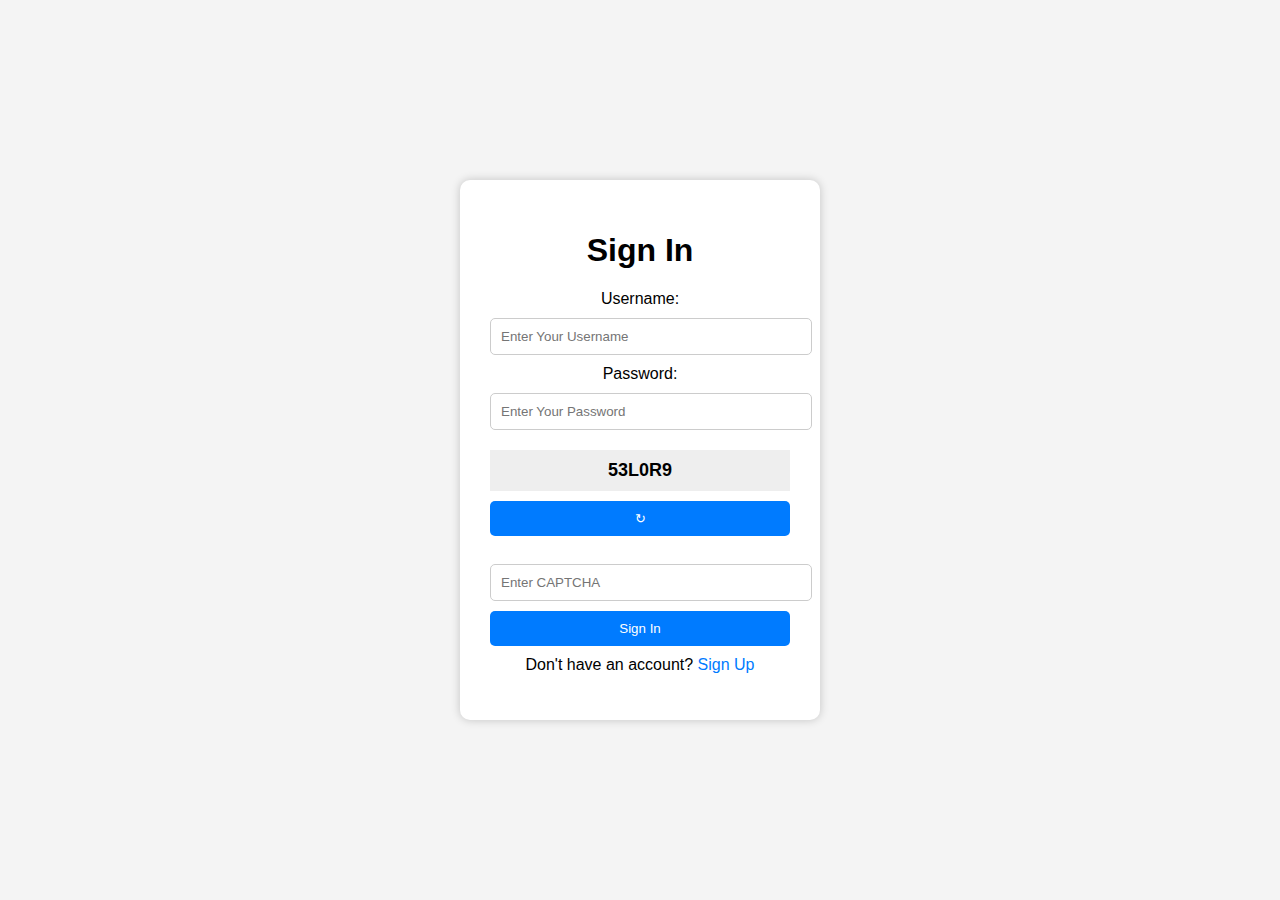
<file: NGO_LOGIN_PAGE.html>
<!DOCTYPE html>
<html lang="en">
<head>
    <meta charset="UTF-8">
    <meta name="viewport" content="width=device-width, initial-scale=1.0">
    <title>NGO Sign-In & Sign-Up</title>
    <link rel="stylesheet" href="NGO_LOGIN.css">
</head>
<body>
    <div class="container">
        <h1 id="form-title">Sign In</h1>
        <form id="sign-in-form">
            <label>Username:</label>
            <input type="text" placeholder="Enter Your Username" required>
            <label>Password:</label>
            <input type="password" placeholder="Enter Your Password" required>
            <div class="captcha-box" id="captcha"></div>
                <button onclick="generateCaptcha()">↻</button>
                <br><br>
                <input type="text" id="captcha-input" placeholder="Enter CAPTCHA">
                <!-- <button type="submit">Sign In</button> -->
                <button type="submit" onclick="redirectToNGOProfile(event)">Sign In</button>
                <p>Don't have an account? <a href="#" onclick="toggleForm()">Sign Up</a></p>
        </form>
        <form id="sign-up-form" style="display: none;">
            <label>Name of Organisation:</label>
            <input type="text" placeholder="Enter Name of Organisation" required>
            <label>Email:</label>
            <input type="email" placeholder="Enter Your Email" required>
            <label>City: </label>
            <input type="text" placeholder="Enter the City of Location" required>

            <label>Password:</label>
            <input type="password" placeholder="Create a Password" required>
            <!-- <div class="captcha-box" id="captcha"></div> -->
                <!-- <button onclick="generateCaptcha()">↻</button> -->
                <br><br>
                <!-- <input type="text" id="captcha-input" placeholder="Enter CAPTCHA"> -->
                <!-- <button type="submit">Sign Up</button>     -->
                <button type="submit" onclick="redirectToNGOProfile(event)">Sign In</button>
                <p>Already have an account? <a href="#" onclick="toggleForm()">Sign In</a></p>
        </form>
    </div>
    <script>
        function toggleForm() {
            let signInForm = document.getElementById("sign-in-form");
            let signUpForm = document.getElementById("sign-up-form");
            let formTitle = document.getElementById("form-title");

            if (signInForm.style.display === "none") {
                signInForm.style.display = "block";
                signUpForm.style.display = "none";
                formTitle.textContent = "Sign In";
            } else {
                signInForm.style.display = "none";
                signUpForm.style.display = "block";
                formTitle.textContent = "Sign Up";
            }
        }

        let captchaCode = ""

        function generateCaptcha() {
            captchaCode = Math.random().toString(36).substring(2, 8).toUpperCase();
            document.getElementById("captcha").textContent = captchaCode;
        }

        // function generateCaptcha(targetId) {
        //     let captchaCode = Math.random().toString(36).substring(2, 8).toUpperCase();
        //     document.getElementById(targetId).textContent = captchaCode;
        // }

        window.onload = function () {
            generateCaptcha("sign-in-captcha");
            generateCaptcha("sign-up-captcha");
        };

        window.onload = function () {
            generateCaptcha("sign-in-captcha");
            generateCaptcha("sign-up-captcha");
        };

        function redirectToNGOProfile(event) {
            event.preventDefault(); // Prevent form submission
            window.location.href = "NGO-profile.html"; // Redirect to NGO profile page
        }

</script>
</body>
</html>
</file>
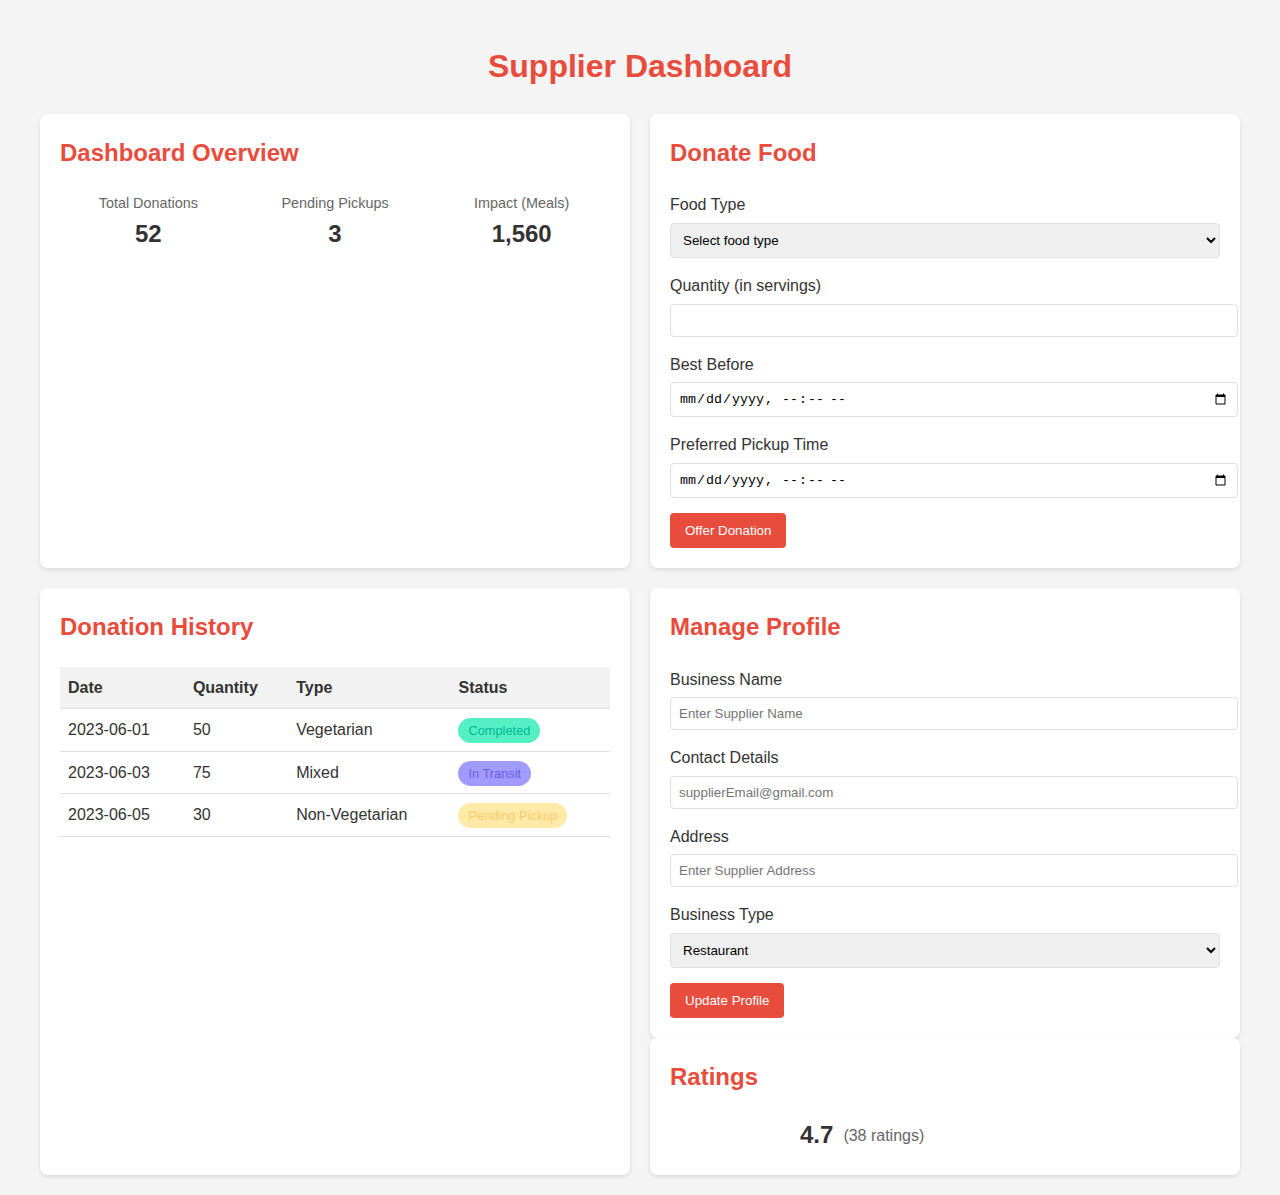
<file: supplier-profile.html>
<!DOCTYPE html>
<html lang="en">
<head>
    <meta charset="UTF-8">
    <meta name="viewport" content="width=device-width, initial-scale=1.0">
    <title>Supplier Profile - Aahar Seva</title>
    <link rel="stylesheet" href="supplier-profile.css">
</head>
<body>
    <div class="container">
        <h1>Supplier Dashboard</h1>
        <div class="dashboard-grid">
            <div class="card dashboard-overview">
                <h2>Dashboard Overview</h2>
                <dl>
                    <div>
                        <dt>Total Donations</dt>
                        <dd>52</dd>
                    </div>
                    <div>
                        <dt>Pending Pickups</dt>
                        <dd>3</dd>
                    </div>
                    <div>
                        <dt>Impact (Meals)</dt>
                        <dd>1,560</dd>
                    </div>
                </dl>
            </div>

            <div class="card donate-food">
                <h2>Donate Food</h2>
                <form>
                    <div class="form-group">
                        <label for="foodType">Food Type</label>
                        <select id="foodType" required>
                            <option value="">Select food type</option>
                            <option value="veg">Vegetarian</option>
                            <option value="non-veg">Non-Vegetarian</option>
                            <option value="mixed">Mixed</option>
                        </select>
                    </div>
                    <div class="form-group">
                        <label for="quantity">Quantity (in servings)</label>
                        <input type="number" id="quantity" required>
                    </div>
                    <div class="form-group">
                        <label for="expiryTime">Best Before</label>
                        <input type="datetime-local" id="expiryTime" required>
                    </div>
                    <div class="form-group">
                        <label for="pickupTime">Preferred Pickup Time</label>
                        <input type="datetime-local" id="pickupTime" required>
                    </div>
                    <button type="submit">Offer Donation</button>
                </form>
            </div>

            <div class="card donation-history">
                <h2>Donation History</h2>
                <table>
                    <thead>
                        <tr>
                            <th>Date</th>
                            <th>Quantity</th>
                            <th>Type</th>
                            <th>Status</th>
                        </tr>
                    </thead>
                    <tbody>
                        <tr>
                            <td>2023-06-01</td>
                            <td>50</td>
                            <td>Vegetarian</td>
                            <td><span class="badge completed">Completed</span></td>
                        </tr>
                        <tr>
                            <td>2023-06-03</td>
                            <td>75</td>
                            <td>Mixed</td>
                            <td><span class="badge in-transit">In Transit</span></td>
                        </tr>
                        <tr>
                            <td>2023-06-05</td>
                            <td>30</td>
                            <td>Non-Vegetarian</td>
                            <td><span class="badge pending">Pending Pickup</span></td>
                        </tr>
                    </tbody>
                </table>
            </div>

            <div class="card-container">
                <div class="card manage-profile">
                    <h2>Manage Profile</h2>
                    <form>
                        <div class="form-group">
                            <label for="name">Business Name</label>
                            <input type="text" id="name" placeholder="Enter Supplier Name" required>
                        </div>
                        <div class="form-group">
                            <label for="contact">Contact Details</label>
                            <input type="email" id="contact" placeholder="supplierEmail@gmail.com" required>
                        </div>
                        <div class="form-group">
                            <label for="address">Address</label>
                            <input type="text" id="address" placeholder="Enter Supplier Address" required>
                        </div>
                        <div class="form-group">
                            <label for="businessType">Business Type</label>
                            <select id="businessType" required>
                                <option value="restaurant">Restaurant</option>
                                <option value="hotel">Hotel</option>
                                <option value="caterer">Caterer</option>
                                <option value="other">Other</option>
                            </select>
                        </div>
                        <button type="submit">Update Profile</button>
                    </form>
                </div>

                <div class="card ratings">
                    <h2>Ratings</h2>
                    <div class="rating-container">
                        <div class="stars">
                            <i data-lucide="star" class="star filled"></i>
                            <i data-lucide="star" class="star filled"></i>
                            <i data-lucide="star" class="star filled"></i>
                            <i data-lucide="star" class="star filled"></i>
                            <i data-lucide="star" class="star half-filled"></i>
                        </div>
                        <span class="rating-value">4.7</span>
                        <span class="rating-count">(38 ratings)</span>
                    </div>
                </div>
            </div>
        </div>
    </div>
    <script>
        lucide.createIcons();
    </script>
</body>
</html>
</file>
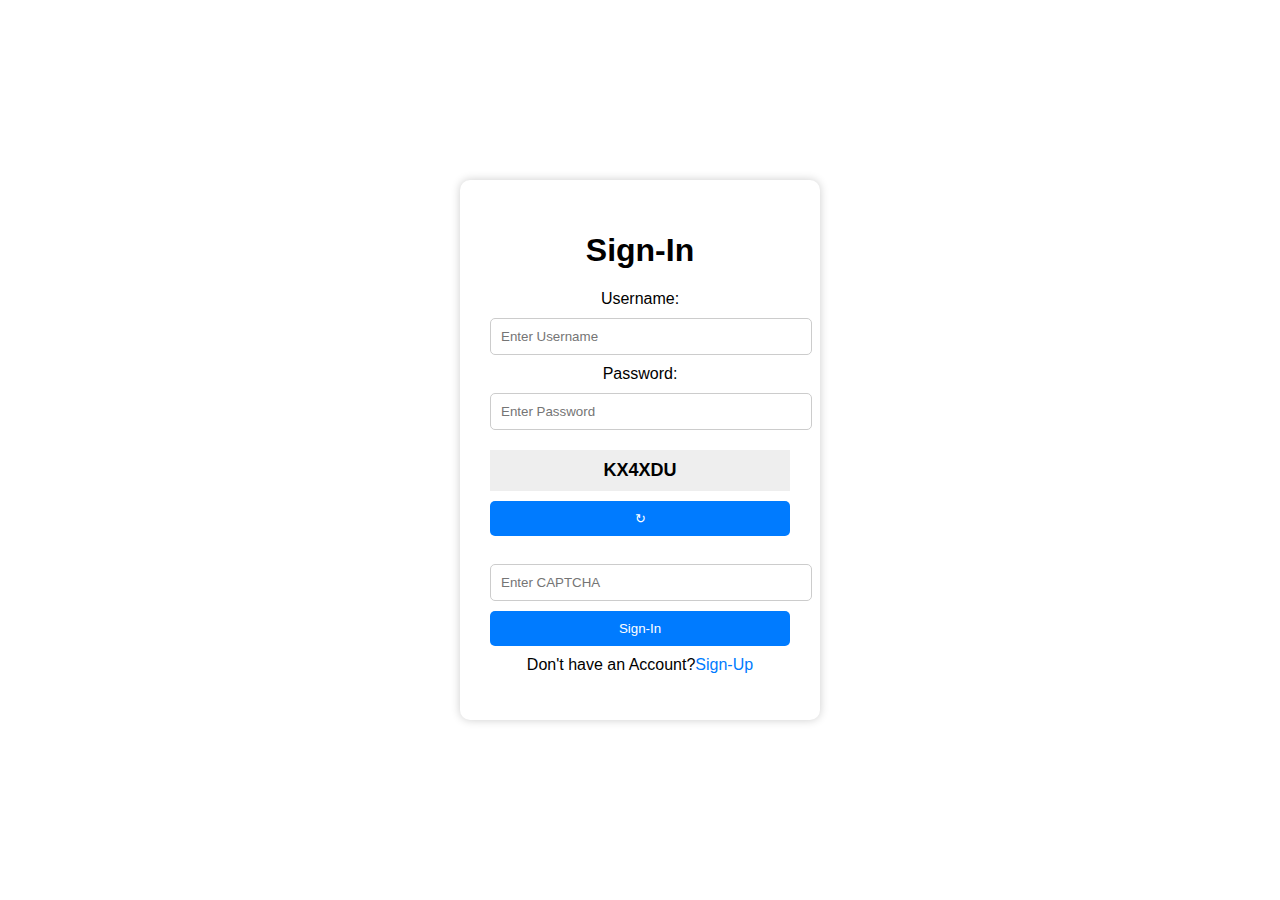
<file: Supplier_Login.html>
<!DOCTYPE html>
<html lang="en">
<head>
    <meta charset="UTF-8">
    <meta name="viewport" content="width=device-width, initial-scale=1.0">
    <title>Supplier Sign-up and Sign-in</title>
    <link rel="stylesheet" href="Supplier_login.css">
</head>
<body>
    <div class="container">
        <h1 id="form-title">Sign-In</h1>
        <form id="sign-in-form">
            <label>Username: </label>
            <input type="text" placeholder="Enter Username" required>
            <label>Password: </label>
            <input type="password" placeholder="Enter Password" required>
            <div class="captcha-box" id="captcha"></div>
                <button onclick="generateCaptcha()">↻</button>
                <br><br>
                <input type="text" id="captcha-input" placeholder="Enter CAPTCHA" required>
                <!-- <button type="submit">Sign-In</button> -->
                <button type="submit" onclick="redirectToProfile(event)">Sign-In</button>
                <p>Don't have an Account?<a href="#" onclick="toggleForm()">Sign-Up</a></p>
            
        </form>
        <form id="sign-up-form" style="display: none;">
            <label>Name of the Organisation: </label>
            <input type="text" placeholder="Enter the Name of Organisation" required>
            <label>Email-Id: </label>
            <input type="email" placeholder="Enter your Email-Id" required>
            <label>City: </label>
            <input type="text" placeholder="Enter the City of Location" required>
            <label>Create Password: </label>
            <input type="password" placeholder="Password" required>
            <!-- <div class="captcha-box" id="captcha"></div> -->
            <!-- <button onclick="generateCaptcha()">↻</button> -->
            <br><br>
            <!-- <input type="text" placeholder="Enter CAPTCHA" required> -->
            <!-- <button type="submit">Sign-Up</button> -->
            <button type="submit" onclick="redirectToProfile(event)">Sign-In</button>
            <p>Already have an account?<a href="#" onclick="toggleForm()">Sign-Up</a></p>
        </form>
    </div>
    <script>
        function toggleForm() {
            let signInForm = document.getElementById("sign-in-form");
            let signUpForm = document.getElementById("sign-up-form");
            let formTitle = document.getElementById("form-title");

            if (signInForm.style.display === "none") {
                signInForm.style.display = "block";
                signUpForm.style.display = "none";
                formTitle.textContent = "Sign In";
            } else {
                signInForm.style.display = "none";
                signUpForm.style.display = "block";
                formTitle.textContent = "Sign Up";
            }
        }
        let captchaCode = ""
        function generateCaptcha() {
            captchaCode = Math.random().toString(36).substring(2, 8).toUpperCase();
            document.getElementById("captcha").textContent = captchaCode;
        }
        window.onload = function () {
            generateCaptcha("sign-in-captcha");
            generateCaptcha("sign-up-captcha");
        };

        function redirectToProfile(event) {
            event.preventDefault();
            window.location.href = "supplier-profile.html";
        }

    </script>
</body>
</html>
</file>
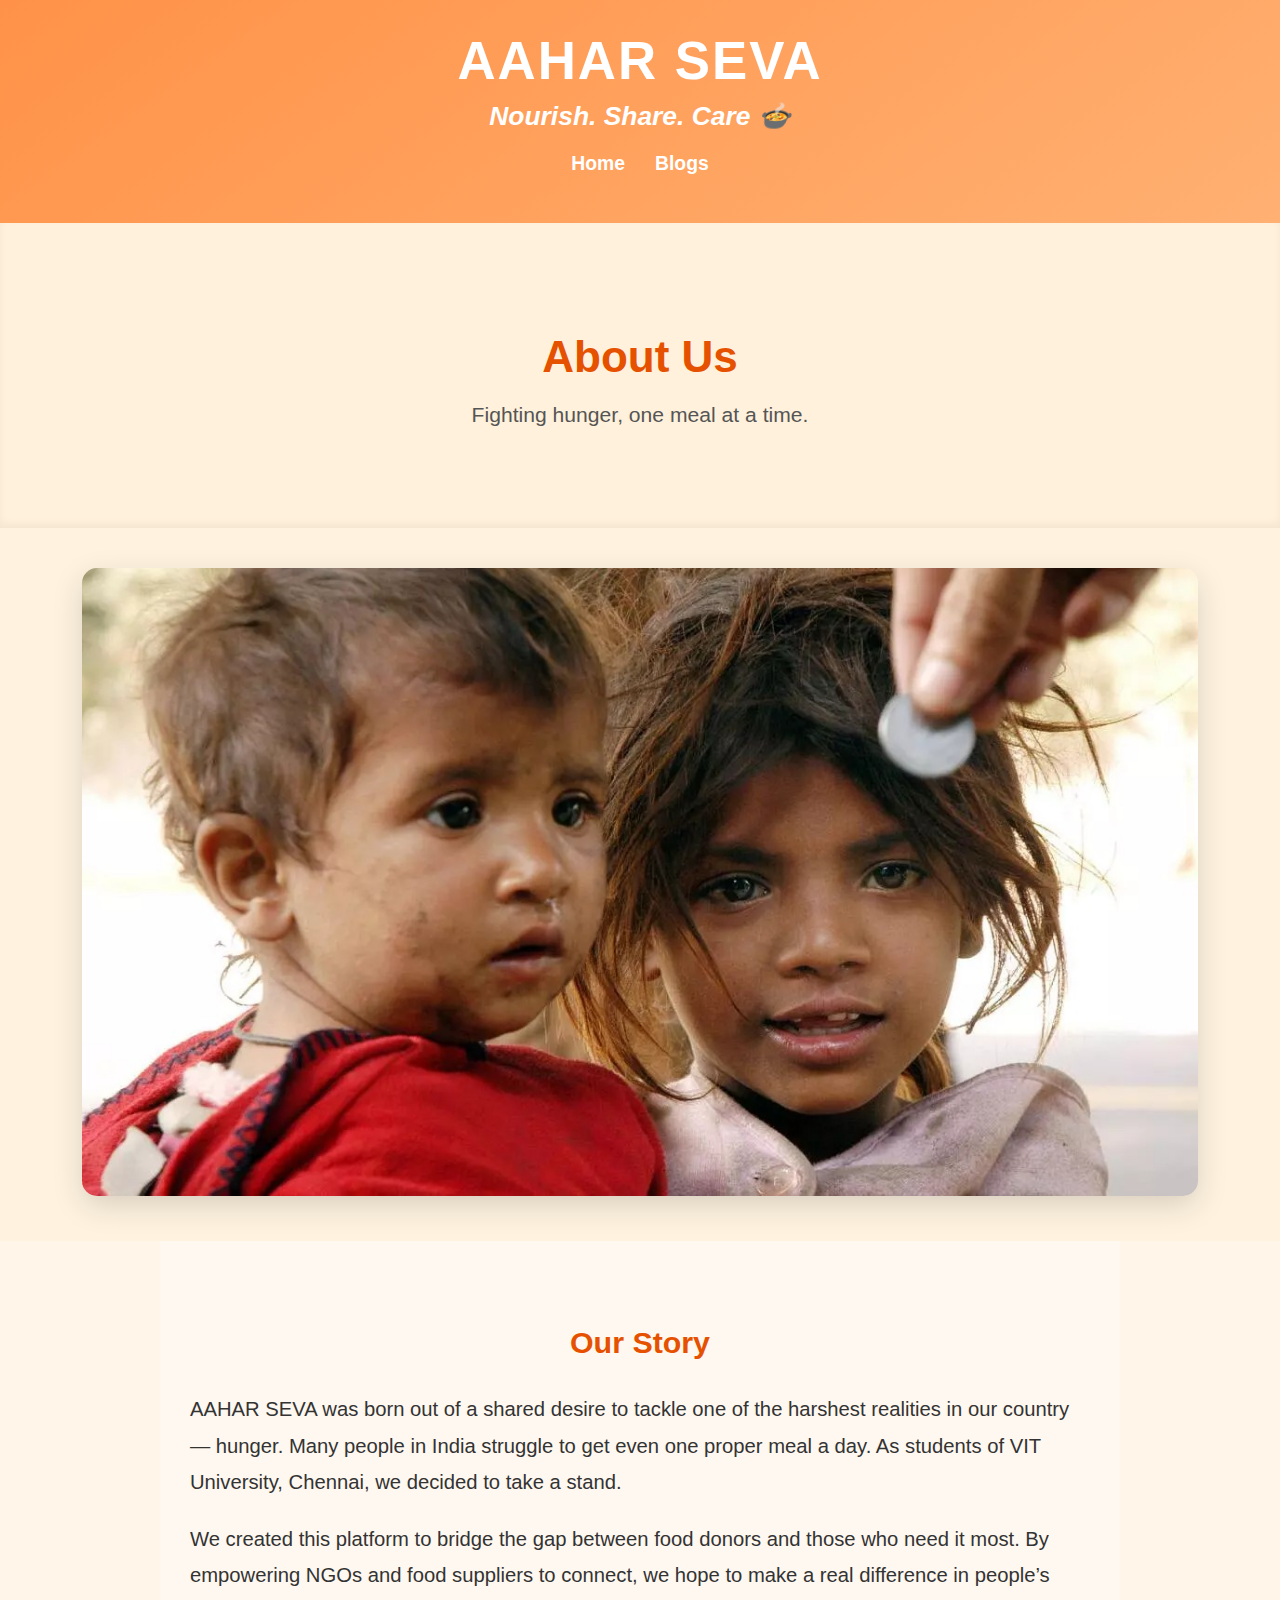
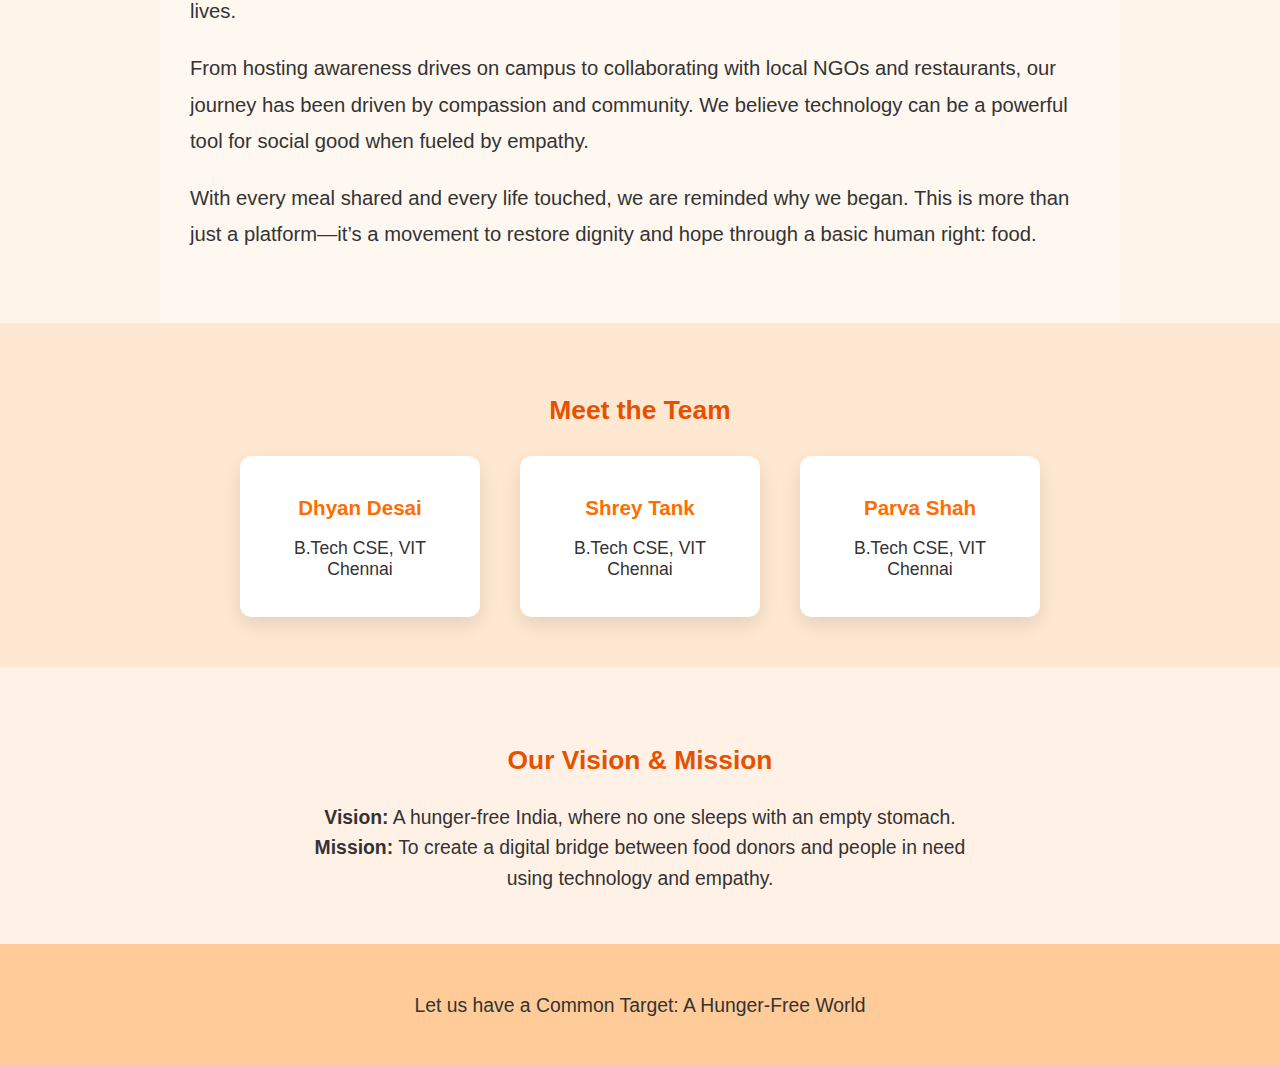
<file: pages/aboutUs.html>
<!DOCTYPE html>
<html lang="en">
<head>
    <meta charset="UTF-8">
    <meta name="viewport" content="width=device-width, initial-scale=1.0">
    <title>About Us - AAHAR SEVA</title>
    <link rel="stylesheet" href="../stylesheets/aboutUs.css">
</head>

<body>
    <header>
        <h1>AAHAR SEVA</h1>
        <h2>Nourish. Share. Care 🍲</h2>
        <nav>
            <ul>
                <li><a href="index.html">Home</a></li>
                <li><a href="https://feedly.com/i/top/social-issues-blogs">Blogs</a></li>
            </ul>
        </nav>
    </header>

    <section class="about-hero">
        <h1>About Us</h1>
        <p>Fighting hunger, one meal at a time.</p>
    </section>

    <section class="about-image">
        <img src="../image.jpeg" alt="Hungry children in need">
    </section>

    <section class="story">
        <h2>Our Story</h2>
        <p>AAHAR SEVA was born out of a shared desire to tackle one of the harshest realities in our country — hunger. Many people in India struggle to get even one proper meal a day. As students of VIT University, Chennai, we decided to take a stand.</p>
        <p>We created this platform to bridge the gap between food donors and those who need it most. By empowering NGOs and food suppliers to connect, we hope to make a real difference in people’s lives.</p>
        <p>From hosting awareness drives on campus to collaborating with local NGOs and restaurants, our journey has been driven by compassion and community. We believe technology can be a powerful tool for social good when fueled by empathy.</p>
        <p>With every meal shared and every life touched, we are reminded why we began. This is more than just a platform—it’s a movement to restore dignity and hope through a basic human right: food.</p>
    </section>

    <section class="team">
        <h2>Meet the Team</h2>
        <div class="team-grid">
            <div class="member" onclick="window.open('https://github.com/dhyan7115', '_blank');">
                <h3>Dhyan Desai</h3>
                <p>B.Tech CSE, VIT Chennai</p>
            </div>
            <div class="member" onclick="window.open('https://github.com/TheProgrammer400', '_blank');">
                <h3>Shrey Tank</h3>
                <p>B.Tech CSE, VIT Chennai</p>
            </div>            
            <div class="member" onclick="window.open('https://github.com/Parvashah09', '_blank');">
                <h3>Parva Shah</h3>
                <p>B.Tech CSE, VIT Chennai</p>
            </div>
        </div>
    </section>

    <section class="vision">
        <h2>Our Vision & Mission</h2>
        <p><strong>Vision:</strong> A hunger-free India, where no one sleeps with an empty stomach.</p>
        <p><strong>Mission:</strong> To create a digital bridge between food donors and people in need using technology and empathy.</p>
    </section>

    <footer>
        <p>Let us have a Common Target: A Hunger-Free World</p>
    </footer>
</body>
</html>
</file>
<file: NGO_LOGIN.css>
body {
    font-family: Arial, sans-serif;
    background-color: #f4f4f4;
    display: flex;
    justify-content: center;
    align-items: center;
    height: 100vh;
    margin: 0;
}
.container {
    background: white;
    padding: 30px;
    border-radius: 10px;
    box-shadow: 0 0 10px rgba(0, 0, 0, 0.2);
    width: 300px;
    text-align: center;
}
input {
    width: 100%;
    padding: 10px;
    margin: 10px 0;
    border: 1px solid #ccc;
    border-radius: 5px;
}
button {
    width: 100%;
    padding: 10px;
    background-color: #007BFF;
    color: white;
    border: none;
    border-radius: 5px;
    cursor: pointer;
}
button:hover {
    background-color: #0056b3;
}
.captcha-box {
    display: flex;
    justify-content: center;
    align-items: center;
    margin: 10px 0;
    background: #eee;
    padding: 10px;
    font-size: 18px;
    font-weight: bold;
}
.captcha-box span {
    margin-right: 10px;
}
p {
    margin-top: 10px;
}
a {
    color: #007BFF;
    text-decoration: none;
}
a:hover {
    text-decoration: underline;
}
</file>
<file: supplier-profile.css>
:root {
    --primary-color: #e74c3c;
    --secondary-color: #f39c12;
    --background-color: #f4f4f4;
    --card-background: #ffffff;
    --text-color: #333333;
    --border-color: #e0e0e0;
}

body {
  font-family: Arial, sans-serif;
  line-height: 1.6;
  color: var(--text-color);
  background-color: var(--background-color);
  margin: 0;
  padding: 0;
}

.container {
  max-width: 1200px;
  margin: 0 auto;
  padding: 20px;
}

h1 {
  text-align: center;
  color: var(--primary-color);
}

.dashboard-grid {
  display: grid;
  grid-template-columns: 1fr;
  gap: 20px;
}

@media (min-width: 768px) {
  .dashboard-grid {
    grid-template-columns: repeat(2, 1fr);
  }
}

.card {
  background-color: var(--card-background);
  border-radius: 8px;
  box-shadow: 0 2px 4px rgba(0, 0, 0, 0.1);
  padding: 20px;
}

.card h2 {
  margin-top: 0;
  color: var(--primary-color);
}

/* Dashboard Overview */
.dashboard-overview dl {
  display: grid;
  grid-template-columns: repeat(3, 1fr);
  gap: 10px;
  text-align: center;
}

.dashboard-overview dt {
  font-size: 0.9em;
  color: #666;
}

.dashboard-overview dd {
  font-size: 1.5em;
  font-weight: bold;
  margin: 0;
}

/* Forms */
.form-group {
  margin-bottom: 15px;
}

label {
  display: block;
  margin-bottom: 5px;
}

input,
select,
textarea {
  width: 100%;
  padding: 8px;
  border: 1px solid var(--border-color);
  border-radius: 4px;
}

button {
  background-color: var(--primary-color);
  color: white;
  padding: 10px 15px;
  border: none;
  border-radius: 4px;
  cursor: pointer;
}

button:hover {
  background-color: #c0392b;
}

/* Donation History */
table {
  width: 100%;
  border-collapse: collapse;
}

th,
td {
  text-align: left;
  padding: 8px;
  border-bottom: 1px solid var(--border-color);
}

th {
  background-color: #f2f2f2;
}

.badge {
  padding: 5px 10px;
  border-radius: 20px;
  font-size: 0.8em;
}

.completed {
  background-color: #55efc4;
  color: #00b894;
}
.in-transit {
  background-color: #a29bfe;
  color: #6c5ce7;
}
.pending {
  background-color: #ffeaa7;
  color: #fdcb6e;
}

/* Ratings */
.rating-container {
  display: flex;
  align-items: center;
  gap: 10px;
}

.stars {
  display: flex;
}

.star {
  width: 24px;
  height: 24px;
  color: #f1c40f;
}

.star.filled {
  fill: #f1c40f;
}

.star.half-filled {
  fill: url(#half-filled-star);
}

.rating-value {
  font-size: 1.5em;
  font-weight: bold;
}

.rating-count {
  color: #666;
}

/* Responsive adjustments */
@media (max-width: 768px) {
  .dashboard-overview dl {
    grid-template-columns: 1fr;
  }

  .card-container {
    display: flex;
    flex-direction: column;
    gap: 20px;
  }
}
</file>
<file: Supplier_login.css>
body{
    font-family: Arial, Helvetica, sans-serif;
    background-color: white;
    display: flex;
    justify-content: center;
    align-items: center;
    height: 100vh;
    margin: 0;
}
.container{
    background-color: white;
    padding: 30px;
    border-radius: 10px;
    box-shadow: 0 0 10px rgba(0, 0, 0, 0.2);
    width: 300px;
    text-align: center;
}
input{
    width: 100%;
    padding: 10px;
    margin: 10px 0;
    border: 1px solid #ccc;
    border-radius: 5px;
}
button{
    width: 100%;
    padding: 10px;
    background-color: #007BFF;
    color: white;
    border: none;
    border-radius: 5px;
    cursor: pointer;
}
button :hover{
    background-color: #0056b3;
}
.captcha-box {
    display: flex;
    justify-content: center;
    align-items: center;
    margin: 10px 0;
    background: #eee;
    padding: 10px;
    font-size: 18px;
    font-weight: bold;
}
.captcha-box span {
    margin-right: 10px;
}
p {
    margin-top: 10px;
}
a {
    color: #007BFF;
    text-decoration: none;
}
a:hover {
    text-decoration: underline;
}
</file>
<file: stylesheets/aboutUs.css>
/* Base Styles */
body {
    font-family: 'Segoe UI', sans-serif;
    background: #fff6e9;
    color: #333;
    margin: 0;
    padding: 0;
    scroll-behavior: smooth;
    font-size: 1.1em; /* Increased font size */
}

/* Header */
header {
    background: linear-gradient(145deg, #ff9248, #ffb072);
    color: #fff;
    padding: 30px 20px;
    text-align: center;
    box-shadow: 0 4px 15px rgba(0, 0, 0, 0.2);
}

header h1 {
    font-size: 3em;
    margin: 0;
    letter-spacing: 2px;
}

header h2 {
    margin: 10px 0;
    font-style: italic;
}

nav ul {
    list-style: none;
    padding: 0;
    margin-top: 20px;
    display: flex;
    justify-content: center;
    gap: 30px;
}

nav a {
    color: white;
    text-decoration: none;
    font-weight: bold;
    font-size: 1.1em;
    position: relative;
    transition: color 0.3s;
}

nav a:hover {
    color: #ffeedd;
}

/* About Hero */
.about-hero {
    background: #fff1db;
    padding: 80px 20px;
    text-align: center;
    box-shadow: inset 0 -4px 8px rgba(0, 0, 0, 0.05);
}

.about-hero h1 {
    font-size: 2.5em;
    margin-bottom: 10px;
    color: #e65100;
}

.about-hero p {
    font-size: 1.2em;
    color: #555;
}

/* Image Section */
.about-image {
    text-align: center;
    background: #fff3e0;
    padding: 40px 20px;
}

.about-image img {
    max-width: 90%;
    height: auto;
    border-radius: 15px;
    box-shadow: 0 10px 30px rgba(0, 0, 0, 0.15);
}

/* Story */
.story {
    padding: 50px 30px;
    background: #fff8f0;
    max-width: 900px;
    margin: auto;
    line-height: 1.8;
    font-size: 1.15em;
}

.story h2 {
    text-align: center;
    margin-bottom: 20px;
    color: #e65100;
}

/* Team */
.team {
    padding: 50px 30px;
    background: #ffe8d1;
    text-align: center;
}

.team h2 {
    margin-bottom: 30px;
    color: #e65100;
}

.team-grid {
    display: flex;
    justify-content: center;
    flex-wrap: wrap;
    gap: 40px;
}

.member {
    background: #fff;
    padding: 20px;
    border-radius: 12px;
    box-shadow: 0 8px 20px rgba(0, 0, 0, 0.1);
    width: 200px;
    transition: transform 0.3s;
}

.member:hover {
    transform: scale(1.05);
}

.member h3 {
    margin-bottom: 5px;
    color: #ff6d00;
}

/* Vision */
.vision {
    padding: 50px 30px;
    background: #fff1e6;
    text-align: center;
    line-height: 1.6;
}

.vision h2 {
    color: #e65100;
    margin-bottom: 20px;
}

.vision p {
    max-width: 700px;
    margin: auto;
    font-size: 1.1em;
}

/* Footer */
footer {
    padding: 30px 20px;
    background: #ffcc99;
    text-align: center;
    color: #333;
    font-size: 1.1em;
}

/* Responsive */
@media (max-width: 768px) {
    .team-grid {
        flex-direction: column;
        align-items: center;
    }

    nav ul {
        flex-direction: column;
        gap: 15px;
    }

    .about-image img {
        max-width: 95%;
    }
}
</file>
